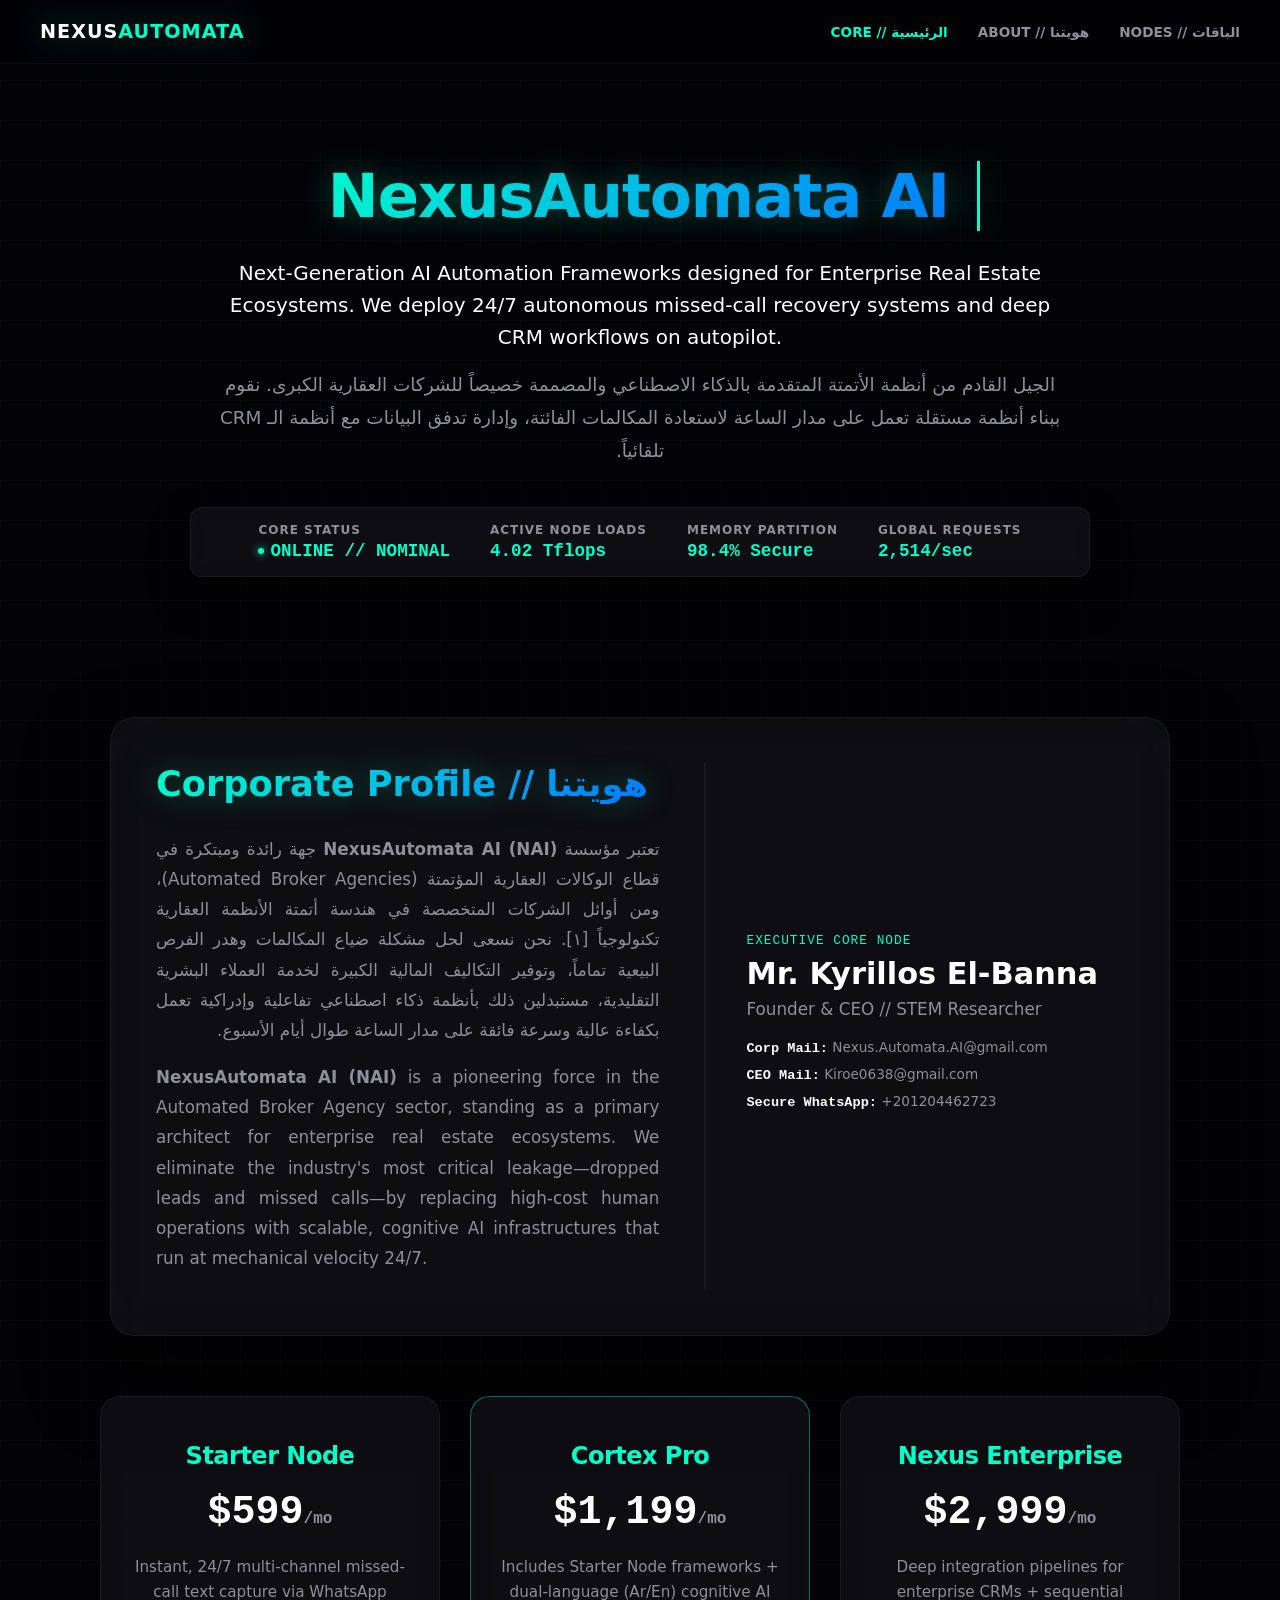
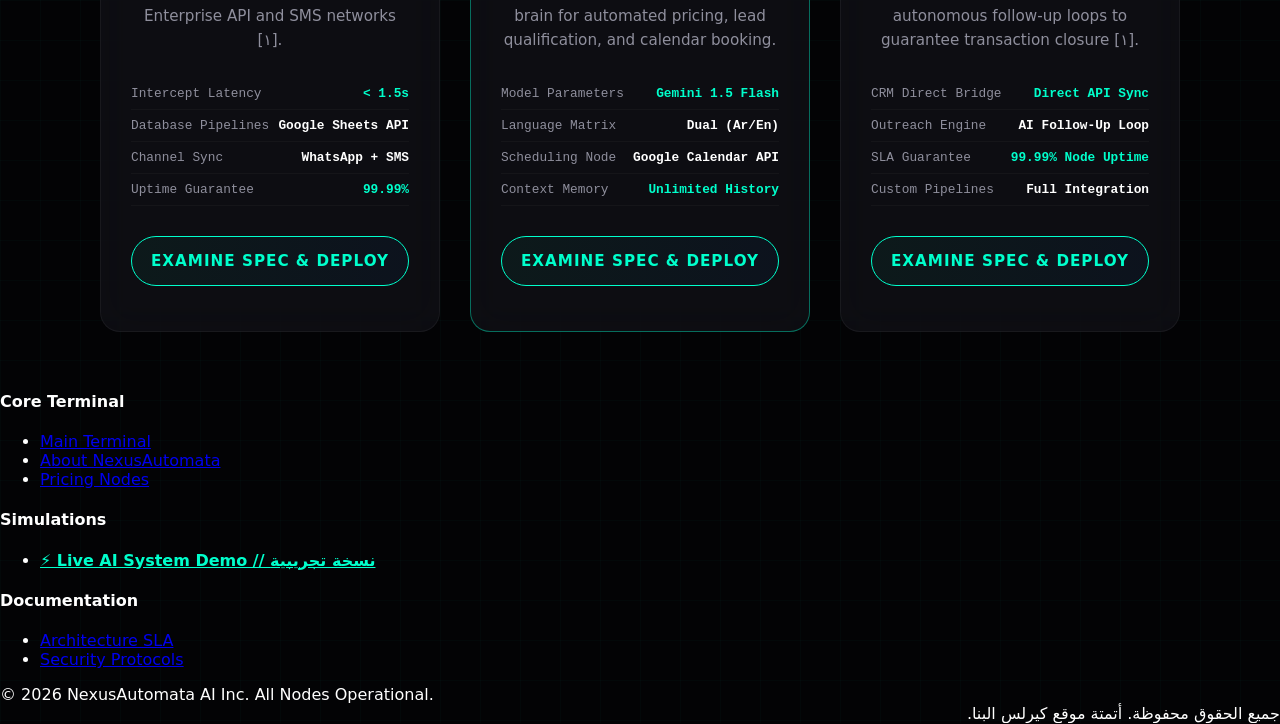
<file: index.html>
<!DOCTYPE html>
<html lang="en">
<head>
    <meta charset="UTF-8">
    <meta name="viewport" content="width=device-width, initial-scale=1.0">
    <title>NexusAutomata AI (NAI) | Enterprise Real Estate Automation</title>
    <style>
        /* SpaceX & Tesla Inspired Clean Glassmorphism Interface */
        :root {
            --bg-color: #030305;
            --glass-bg: rgba(20, 20, 28, 0.6);
            --glass-border: rgba(255, 255, 255, 0.05);
            --primary: #00ffcc;
            --text-main: #ffffff;
            --text-muted: #8f8f9d;
            --gradient: linear-gradient(135deg, #00ffcc 0%, #0077ff 100%);
            --grid-line: rgba(0, 255, 204, 0.02);
            --glow: drop-shadow(0 0 15px rgba(0, 255, 204, 0.3));
        }

        html, body {
            margin: 0; padding: 0; width: 100%; min-height: 100%;
            background-color: var(--bg-color); color: var(--text-main); 
            font-family: 'Segoe UI', system-ui, -apple-system, sans-serif; 
            background-size: 40px 40px;
            background-image: linear-gradient(var(--grid-line) 1px, transparent 1px), linear-gradient(90deg, var(--grid-line) 1px, transparent 1px);
        }

        /* Fixed Institutional Top Navigation Bar */
        nav {
            position: fixed; top: 0; left: 0; width: 100%; z-index: 1000;
            background: rgba(3, 3, 5, 0.8); backdrop-filter: blur(20px); -webkit-backdrop-filter: blur(20px);
            border-bottom: 1px solid var(--glass-border); padding: 20px 40px; box-sizing: border-box;
            display: flex; justify-content: space-between; align-items: center;
        }
        .nav-logo { font-size: 1.2rem; font-weight: 800; letter-spacing: 1px; color: #fff; text-decoration: none; filter: var(--glow); }
        .nav-logo span { color: var(--primary); }
        .nav-links { display: flex; gap: 30px; }
        .nav-links a { color: var(--text-muted); text-decoration: none; font-size: 0.85rem; font-weight: 600; transition: 0.3s; text-transform: uppercase; }
        .nav-links a:hover { color: var(--primary); text-shadow: 0 0 8px var(--primary); }

        header { padding: 160px 20px 40px 20px; box-sizing: border-box; text-align: center; }
        
        /* Fixed CSS Typewriter Animation */
        .typewriter-box { display: flex; justify-content: center; align-items: center; min-height: 4.5rem; }
        h1 { font-size: 3.8rem; font-weight: 900; background: var(--gradient); -webkit-background-clip: text; -webkit-text-fill-color: transparent; border-right: 3px solid var(--primary); white-space: nowrap; overflow: hidden; width: 16ch; animation: typing 2s steps(16) forwards, blink 0.75s step-end infinite; margin: 0; letter-spacing: -1px; filter: var(--glow); }
        
        .subtitle-container { max-width: 850px; margin: 25px auto 0 auto; display: flex; flex-direction: column; gap: 15px; text-align: center; }
        .subtitle-en { color: #fff; font-size: 1.25rem; font-weight: 500; line-height: 1.6; }
        .subtitle-ar { color: var(--text-muted); font-size: 1.15rem; font-weight: 400; line-height: 1.8; direction: rtl; }

        /* Real-Time Telemetry Interface Strip */
        .telemetry-hud {
            display: flex; justify-content: center; gap: 40px; background: var(--glass-bg); border: 1px solid var(--glass-border); padding: 15px 40px; border-radius: 12px; margin: 40px auto; max-width: 900px; box-sizing: border-box; direction: ltr; backdrop-filter: blur(12px); -webkit-backdrop-filter: blur(12px);
            box-shadow: 0 20px 40px rgba(0,0,0,0.4);
        }
        .hud-metric { text-align: left; }
        .hud-label { font-size: 0.75rem; color: var(--text-muted); font-weight: bold; text-transform: uppercase; letter-spacing: 1px; }
        .hud-value { font-size: 1.1rem; color: var(--primary); font-family: monospace; font-weight: bold; margin-top: 4px; display: flex; align-items: center; gap: 6px; }
        .pulse-dot { width: 6px; height: 6px; background-color: var(--primary); border-radius: 50%; display: inline-block; box-shadow: 0 0 8px var(--primary); }

        /* About Us Profile Box Section */
        .about-container { max-width: 1100px; margin: 60px auto; padding: 0 20px; box-sizing: border-box; }
        .about-box { background: var(--glass-bg); border: 1px solid var(--glass-border); backdrop-filter: blur(25px); -webkit-backdrop-filter: blur(25px); border-radius: 24px; padding: 45px; display: grid; grid-template-columns: 1.2fr 1fr; gap: 45px; box-shadow: 0 40px 80px rgba(0,0,0,0.5); }
        .about-text h2 { font-size: 2.2rem; font-weight: 900; background: var(--gradient); -webkit-background-clip: text; -webkit-text-fill-color: transparent; margin-top: 0; filter: var(--glow); }
        .about-text p { color: var(--text-muted); line-height: 1.8; font-size: 1.05rem; text-align: justify; }
        .ceo-card { border-left: 2px solid rgba(255,255,255,0.05); padding-left: 40px; display: flex; flex-direction: column; justify-content: center; }
        .ceo-badge { color: var(--primary); font-family: monospace; font-size: 0.8rem; text-transform: uppercase; margin-bottom: 8px; letter-spacing: 1px; }
        .ceo-name { font-size: 1.9rem; font-weight: 800; color: #fff; margin: 0 0 8px 0; }
        .ceo-title { color: var(--text-muted); font-size: 1.05rem; margin-bottom: 20px; }
        .contact-item { font-size: 0.85rem; margin-bottom: 10px; color: var(--text-muted); }
        .contact-item strong { color: #fff; font-family: monospace; }

        /* Professional Spaced Grid Matrix */
        .pricing-container { display: flex; justify-content: center; gap: 30px; flex-wrap: wrap; margin: 60px auto; width: 100%; max-width: 1200px; padding: 0 20px; box-sizing: border-box; }
        .card { background: var(--glass-bg); backdrop-filter: blur(20px); -webkit-backdrop-filter: blur(20px); border: 1px solid var(--glass-border); border-radius: 20px; padding: 45px 30px; width: 340px; text-align: left; display: flex; flex-direction: column; justify-content: space-between; box-sizing: border-box; transition: 0.4s cubic-bezier(0.165, 0.84, 0.44, 1); }
        .card:hover { border-color: var(--primary); transform: translateY(-10px); box-shadow: 0 25px 60px rgba(0, 255, 204, 0.15); }
        .card h3 { color: var(--primary); font-size: 1.5rem; margin: 0; text-align: center; font-weight: 800; letter-spacing: -0.5px; }
        .price { font-size: 2.5rem; font-weight: bold; margin: 20px 0; color: #fff; text-align: center; font-family: monospace; }
        .card p { color: var(--text-muted); font-size: 0.95rem; line-height: 1.6; margin-bottom: 25px; min-height: 70px; text-align: center; }

        .card-spec-table { width: 100%; margin-bottom: 30px; border-collapse: collapse; font-size: 0.8rem; font-family: monospace; }
        .card-spec-table tr { border-bottom: 1px solid rgba(255,255,255,0.03); }
        .card-spec-table td { padding: 8px 0; color: var(--text-muted); }
        .card-spec-table td.val { text-align: right; color: #fff; font-weight: bold; }
        .card-spec-table td.val.active { color: var(--primary); }

        /* Premium Navigation Hyperlink Buttons */
        .btn-action { background: linear-gradient(90deg, rgba(0,255,204,0.05), rgba(0,119,255,0.05)); border: 1px solid var(--primary); color: var(--primary); padding: 15px; border-radius: 30px; font-size: 0.95rem; font-weight: 700; cursor: pointer; width: 100%; text-align: center; text-decoration: none; display: block; box-sizing: border-box; transition: 0.3s; text-transform: uppercase; letter-spacing: 1px; }
        .card:hover .btn-action { background: var(--gradient); color: #000; box-shadow: 0 0 25px rgba(0, 255, 204, 0.4); border-color: transparent; }

        @keyframes typing { from { width: 0 } to { width: 16ch } }
        @keyframes blink { from, to { border-color: transparent } 50% { border-color: var(--primary); } }
        @media (max-width: 900px) { nav { padding: 20px; flex-direction: column; gap: 12px; } h1 { font-size: 2.6rem; } .telemetry-hud { display: none; } .about-box { grid-template-columns: 1fr; gap: 30px; padding: 25px; } .ceo-card { border-left: none; border-top: 1px solid rgba(255,255,255,0.05); padding-left: 0; padding-top: 25px; } }
    </style>
</head>
<body>

    <!-- Institutional Navigation Bar -->
    <nav>
        <a href="./index.html" class="nav-logo">NEXUS<span>AUTOMATA</span></a>
        <div class="nav-links">
            <a href="./index.html" style="color: var(--primary);">Core // الرئيسية</a>
            <a href="#about-section">About // هويتنا</a>
            <a href="#pricing-section">Nodes // الباقات</a>
        </div>
    </nav>

    <header>
        <div class="typewriter-box"><h1>NexusAutomata AI</h1></div>
        <div class="subtitle-container">
            <div class="subtitle-en">Next-Generation AI Automation Frameworks designed for Enterprise Real Estate Ecosystems. We deploy 24/7 autonomous missed-call recovery systems and deep CRM workflows on autopilot.</div>
            <div class="subtitle-ar">الجيل القادم من أنظمة الأتمتة المتقدمة بالذكاء الاصطناعي والمصممة خصيصاً للشركات العقارية الكبرى. نقوم ببناء أنظمة مستقلة تعمل على مدار الساعة لاستعادة المكالمات الفائتة، وإدارة تدفق البيانات مع أنظمة الـ CRM تلقائياً.</div>
        </div>
        
        <div class="telemetry-hud">
            <div class="hud-metric"><div class="hud-label">Core Status</div><div class="hud-value"><span class="pulse-dot"></span> ONLINE // NOMINAL</div></div>
            <div class="hud-metric"><div class="hud-label">Active Node Loads</div><div class="hud-value">4.02 Tflops</div></div>
            <div class="hud-metric"><div class="hud-label">Memory Partition</div><div class="hud-value">98.4% Secure</div></div>
            <div class="hud-metric"><div class="hud-label">Global Requests</div><div class="hud-value">2,514/sec</div></div>
        </div>
    </header>
    <!-- SLIDE 2: Corporate Profile (About Us Section) -->
    <main class="about-container" id="about-section">
        <div class="about-box">
            <div class="about-text">
                <h2>Corporate Profile // هويتنا</h2>
                <p style="direction: rtl; font-family: system-ui, sans-serif;">تعتبر مؤسسة <strong>NexusAutomata AI (NAI)</strong> جهة رائدة ومبتكرة في قطاع الوكالات العقارية المؤتمتة (Automated Broker Agencies)، ومن أوائل الشركات المتخصصة في هندسة أتمتة الأنظمة العقارية تكنولوجياً [١]. نحن نسعى لحل مشكلة ضياع المكالمات وهدر الفرص البيعية تماماً، وتوفير التكاليف المالية الكبيرة لخدمة العملاء البشرية التقليدية، مستبدلين ذلك بأنظمة ذكاء اصطناعي تفاعلية وإدراكية تعمل بكفاءة عالية وسرعة فائقة على مدار الساعة طوال أيام الأسبوع.</p>
                <p><strong>NexusAutomata AI (NAI)</strong> is a pioneering force in the Automated Broker Agency sector, standing as a primary architect for enterprise real estate ecosystems. We eliminate the industry's most critical leakage—dropped leads and missed calls—by replacing high-cost human operations with scalable, cognitive AI infrastructures that run at mechanical velocity 24/7.</p>
            </div>
            <div class="ceo-card">
                <div class="ceo-badge">Executive Core Node</div>
                <div class="ceo-name">Mr. Kyrillos El-Banna</div>
                <div class="ceo-title">Founder & CEO // STEM Researcher</div>
                <div class="contact-item"><strong>Corp Mail:</strong> Nexus.Automata.AI@gmail.com</div>
                <div class="contact-item"><strong>CEO Mail:</strong> Kiroe0638@gmail.com</div>
                <div class="contact-item"><strong>Secure WhatsApp:</strong> +201204462723</div>
            </div>
        </div>
    </main>

    <!-- SLIDE 3: Connected Pricing Hub Matrix -->
    <main class="pricing-container" id="pricing-section">
        <!-- Card 1: Starter Node -->
        <div class="card">
            <div>
                <h3>Starter Node</h3><div class="price">$599<span style="font-size:1rem;color:var(--text-muted)">/mo</span></div>
                <p>Instant, 24/7 multi-channel missed-call text capture via WhatsApp Enterprise API and SMS networks [١].</p>
                <table class="card-spec-table">
                    <tr><td>Intercept Latency</td><td class="val active">&lt; 1.5s</td></tr>
                    <tr><td>Database Pipelines</td><td class="val">Google Sheets API</td></tr>
                    <tr><td>Channel Sync</td><td class="val">WhatsApp + SMS</td></tr>
                    <tr><td>Uptime Guarantee</td><td class="val active">99.99%</td></tr>
                </table>
            </div>
            <a href="./register.html?node=starter" class="btn-action">Examine Spec & Deploy</a>
        </div>

        <!-- Card 2: Cortex Pro -->
        <div class="card" style="border-color: rgba(0,255,204,0.4);">
            <div>
                <h3>Cortex Pro</h3><div class="price">$1,199<span style="font-size:1rem;color:var(--text-muted)">/mo</span></div>
                <p>Includes Starter Node frameworks + dual-language (Ar/En) cognitive AI brain for automated pricing, lead qualification, and calendar booking.</p>
                <table class="card-spec-table">
                    <tr><td>Model Parameters</td><td class="val active">Gemini 1.5 Flash</td></tr>
                    <tr><td>Language Matrix</td><td class="val">Dual (Ar/En)</td></tr>
                    <tr><td>Scheduling Node</td><td class="val">Google Calendar API</td></tr>
                    <tr><td>Context Memory</td><td class="val active">Unlimited History</td></tr>
                </table>
            </div>
            <a href="./register.html?node=cortex" class="btn-action">Examine Spec & Deploy</a>
        </div>

        <!-- Card 3: Nexus Enterprise -->
        <div class="card">
            <div>
                <h3>Nexus Enterprise</h3><div class="price">$2,999<span style="font-size:1rem;color:var(--text-muted)">/mo</span></div>
                <p>Deep integration pipelines for enterprise CRMs + sequential autonomous follow-up loops to guarantee transaction closure [١].</p>
                <table class="card-spec-table">
                    <tr><td>CRM Direct Bridge</td><td class="val active">Direct API Sync</td></tr>
                    <tr><td>Outreach Engine</td><td class="val">AI Follow-Up Loop</td></tr>
                    <tr><td>SLA Guarantee</td><td class="val active">99.99% Node Uptime</td></tr>
                    <tr><td>Custom Pipelines</td><td class="val">Full Integration</td></tr>
                </table>
            </div>
            <a href="./register.html?node=enterprise" class="btn-action">Examine Spec & Deploy</a>
        </div>
    </main>

    <!-- Unified Institutional Footer Map -->
    <footer>
        <div class="footer-grid">
            <div class="footer-col">
                <h4>Core Terminal</h4>
                <ul>
                    <li><a href="./index.html">Main Terminal</a></li>
                    <li><a href="#about-section">About NexusAutomata</a></li>
                    <li><a href="#pricing-section">Pricing Nodes</a></li>
                </ul>
            </div>
            <div class="footer-col">
                <h4>Simulations</h4>
                <ul>
                    <li><a href="./demo.html" style="color: var(--primary); font-weight: bold;">⚡ Live AI System Demo // نسخة تجريبية</a></li>
                </ul>
            </div>
            <div class="footer-col">
                <h4>Documentation</h4>
                <ul>
                    <li><a href="#">Architecture SLA</a></li>
                    <li><a href="#">Security Protocols</a></li>
                </ul>
            </div>
        </div>
        <div class="footer-bottom">
            <div>&copy; 2026 NexusAutomata AI Inc. All Nodes Operational.</div>
            <div style="direction: rtl;">جميع الحقوق محفوظة. أتمتة موقع كيرلس البنا.</div>
        </div>
    </footer>
</body>
</html>
</file>
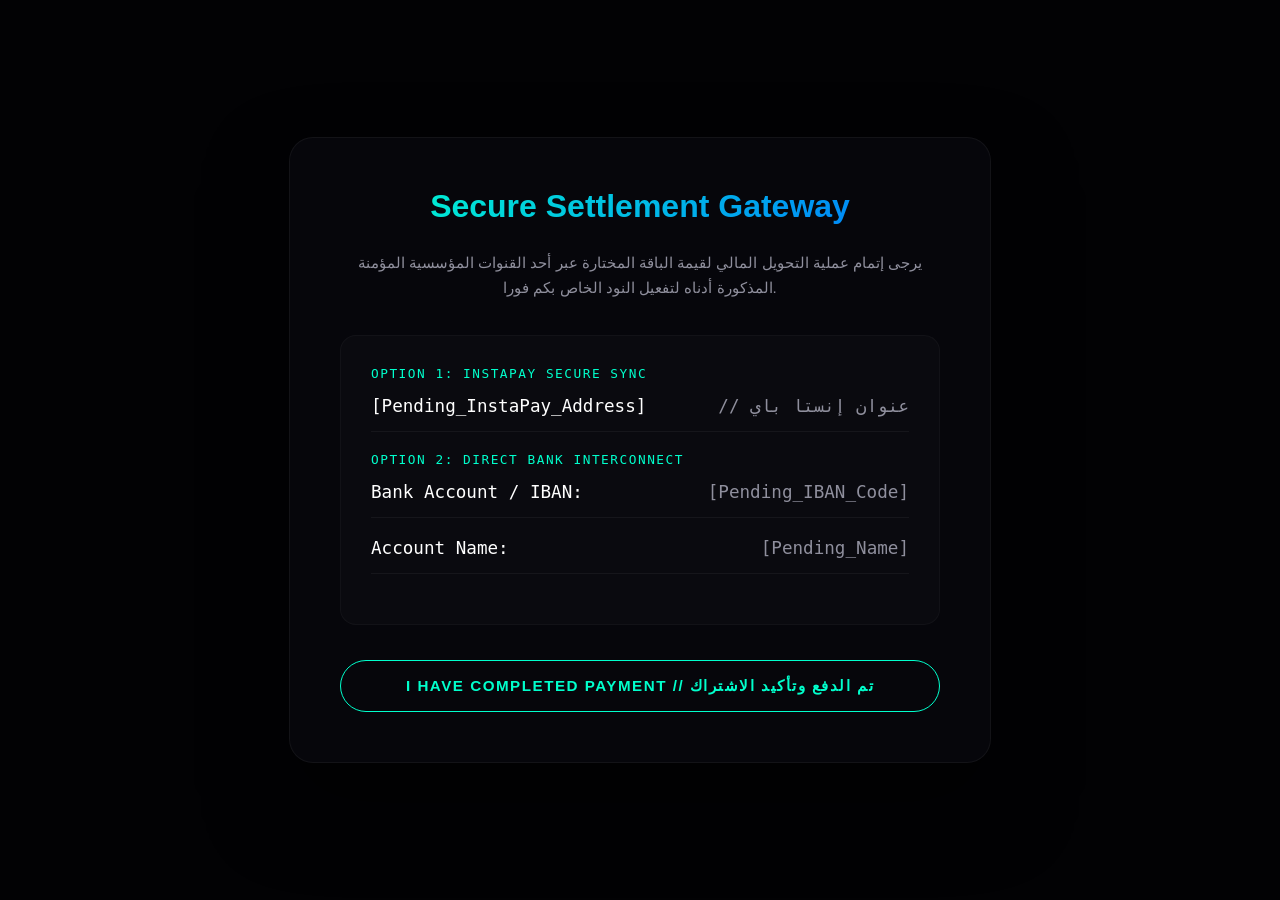
<file: checkout.html>
<!DOCTYPE html>
<html lang="ae">
<head>
    <meta charset="UTF-8">
    <meta name="viewport" content="width=device-width, initial-scale=1.0">
    <title>NAI | Secure Payment Gateway Interface</title>
    <style>
        :root {
            --bg-color: #020204;
            --glass-bg: rgba(10, 10, 18, 0.6);
            --glass-border: rgba(255, 255, 255, 0.05);
            --primary: #00ffcc;
            --gradient: linear-gradient(135deg, #00ffcc 0%, #0077ff 100%);
        }
        body { margin: 0; padding: 40px 20px; background-color: var(--bg-color); color: #fff; font-family: 'Segoe UI', sans-serif; display: flex; justify-content: center; align-items: center; min-height: 100vh; box-sizing: border-box; }
        .checkout-box { background: var(--glass-bg); border: 1px solid var(--glass-border); backdrop-filter: blur(20px); -webkit-backdrop-filter: blur(20px); border-radius: 24px; padding: 50px; max-width: 600px; width: 100%; text-align: center; box-shadow: 0 40px 80px rgba(0,0,0,0.5); }
        h2 { font-size: 2rem; font-weight: 900; background: var(--gradient); -webkit-background-clip: text; -webkit-text-fill-color: transparent; margin-top: 0; }
        p { color: #8f8f9d; font-size: 0.95rem; line-height: 1.6; margin-bottom: 35px; }
        .payment-methods { text-align: left; background: rgba(255,255,255,0.02); border: 1px solid rgba(255,255,255,0.03); padding: 30px; border-radius: 16px; margin-bottom: 35px; }
        .method-title { font-size: 0.8rem; color: var(--primary); font-family: monospace; text-transform: uppercase; letter-spacing: 1.5px; margin-bottom: 15px; }
        .method-detail { font-size: 1.1rem; font-family: monospace; color: #fff; margin-bottom: 20px; padding-bottom: 15px; border-bottom: 1px solid rgba(255,255,255,0.05); display: flex; justify-content: space-between; }
        .method-detail span { color: #8f8f9d; }
        .btn-paid { background: transparent; border: 1px solid var(--primary); color: var(--primary); width: 100%; padding: 16px; border-radius: 30px; font-size: 0.95rem; font-weight: 700; cursor: pointer; text-transform: uppercase; letter-spacing: 1.5px; transition: 0.3s; }
        .btn-paid:hover { background: var(--gradient); color: #000; border-color: transparent; box-shadow: 0 0 25px rgba(0, 255, 204, 0.4); }
    </style>
</head>
<body>

    <div class="checkout-box">
        <h2>Secure Settlement Gateway</h2>
        <p>يرجى إتمام عملية التحويل المالي لقيمة الباقة المختارة عبر أحد القنوات المؤسسية المؤمنة المذكورة أدناه لتفعيل النود الخاص بكم فورا.</p>
        
        <div class="payment-methods">
            <div class="method-title">Option 1: InstaPay Secure Sync</div>
            <div class="method-detail">[Pending_InstaPay_Address] <span>// عنوان إنستا باي</span></div>

            <div class="method-title">Option 2: Direct Bank Interconnect</div>
            <div class="method-detail">Bank Account / IBAN: <span>[Pending_IBAN_Code]</span></div>
            <div class="method-detail">Account Name: <span>[Pending_Name]</span></div>
        </div>

        <button onclick="window.location.href='success.html'" class="btn-paid">I Have Completed Payment // تم الدفع وتأكيد الاشتراك</button>
    </div>

</body>
</html>
</file>
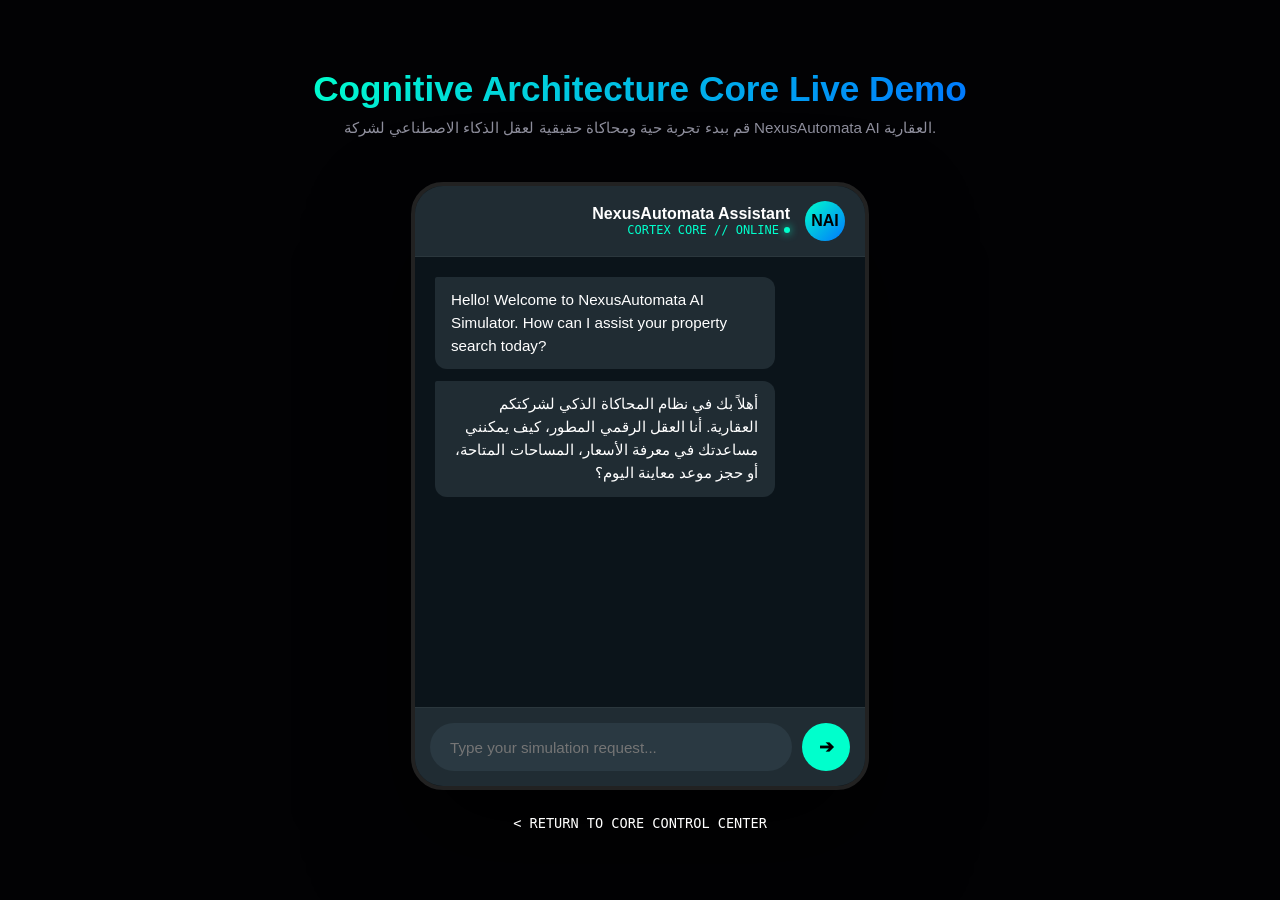
<file: demo.html>
<!DOCTYPE html>
<html lang="ae">
<head>
    <meta charset="UTF-8">
    <meta name="viewport" content="width=device-width, initial-scale=1.0">
    <title>NAI | Cognitive Real Estate AI Live Demo</title>
    <style>
        :root { --bg-color: #020204; --glass-bg: rgba(10, 10, 18, 0.6); --glass-border: rgba(255, 255, 255, 0.05); --primary: #00ffcc; --wa-bg: #0b141a; --wa-incoming: #202c33; --wa-outgoing: #005c4b; --gradient: linear-gradient(135deg, #00ffcc 0%, #0077ff 100%); }
        body { margin: 0; padding: 40px 20px; background-color: var(--bg-color); color: #fff; font-family: 'Segoe UI', sans-serif; display: flex; flex-direction: column; justify-content: center; align-items: center; min-height: 100vh; box-sizing: border-box; }
        .demo-header { text-align: center; max-width: 700px; margin-bottom: 30px; }
        .demo-header h2 { font-size: 2.2rem; font-weight: 900; background: var(--gradient); -webkit-background-clip: text; -webkit-text-fill-color: transparent; margin: 0; }
        .demo-header p { color: #8f8f9d; font-size: 0.95rem; margin-top: 10px; }
        .phone-frame { width: 100%; max-width: 450px; height: 600px; background: var(--wa-bg); border: 4px solid #222; border-radius: 32px; box-shadow: 0 50px 100px rgba(0,0,0,0.8); display: flex; flex-direction: column; overflow: hidden; }
        .chat-topbar { background: #202c33; padding: 15px 20px; display: flex; align-items: center; gap: 15px; border-bottom: 1px solid rgba(255,255,255,0.05); direction: rtl; }
        .avatar { width: 40px; height: 40px; background: var(--gradient); border-radius: 50%; display: flex; align-items: center; justify-content: center; font-weight: bold; color: #000; }
        .bot-status-info { text-align: right; }
        .bot-name { font-size: 1rem; font-weight: 700; color: #fff; }
        .bot-status { font-size: 0.75rem; color: var(--primary); font-family: monospace; display: flex; align-items: center; gap: 5px; }
        .pulse { width: 6px; height: 6px; background: var(--primary); border-radius: 50%; box-shadow: 0 0 8px var(--primary); }
        .chat-body { flex: 1; padding: 20px; overflow-y: auto; display: flex; flex-direction: column; gap: 12px; box-sizing: border-box; }
        .msg { max-width: 75%; padding: 12px 16px; border-radius: 12px; font-size: 0.95rem; line-height: 1.5; }
        .incoming { background: var(--wa-incoming); color: #fff; align-self: flex-start; border-top-left-radius: 2px; text-align: left; }
        .outgoing { background: var(--wa-outgoing); color: #fff; align-self: flex-end; border-top-right-radius: 2px; text-align: right; direction: rtl; }
        .msg-time { display: block; font-size: 0.7rem; color: #8f8f9d; margin-top: 5px; text-align: right; }
        .typing-indicator { display: none; background: var(--wa-incoming); align-self: flex-start; border-radius: 12px; padding: 12px 20px; font-size: 0.85rem; color: var(--primary); font-family: monospace; margin: 10px; }
        .chat-input-area { background: #202c33; padding: 15px; display: flex; gap: 10px; border-top: 1px solid rgba(255,255,255,0.05); }
        .chat-input { flex: 1; background: #2a3942; border: none; padding: 14px 20px; border-radius: 25px; color: #fff; font-size: 0.95rem; }
        .chat-input:focus { outline: none; }
        .btn-send { background: var(--primary); border: none; width: 48px; height: 48px; border-radius: 50%; cursor: pointer; font-size: 1.1rem; font-weight: bold; }
        .back-nav { margin-top: 25px; color: var(--text-muted); text-decoration: none; font-size: 0.85rem; font-family: monospace; text-transform: uppercase; }
        .back-nav:hover { color: var(--primary); }
    </style>
</head>
<body>
    <div class="demo-header">
        <h2>Cognitive Architecture Core Live Demo</h2>
        <p>قم ببدء تجربة حية ومحاكاة حقيقية لعقل الذكاء الاصطناعي لشركة NexusAutomata AI العقارية.</p>
    </div>
    <div class="phone-frame">
        <div class="chat-topbar">
            <div class="avatar">NAI</div>
            <div class="bot-status-info">
                <div class="bot-name">NexusAutomata Assistant</div>
                <div class="bot-status"><span class="pulse"></span> CORTEX CORE // ONLINE</div>
            </div>
        </div>
        <div class="chat-body" id="chat-container">
            <div class="msg incoming">Hello! Welcome to NexusAutomata AI Simulator. How can I assist your property search today?</div>
            <div class="msg incoming" style="direction: rtl; text-align: right;">أهلاً بك في نظام المحاكاة الذكي لشركتكم العقارية. أنا العقل الرقمي المطور، كيف يمكنني مساعدتك في معرفة الأسعار، المساحات المتاحة، أو حجز موعد معاينة اليوم؟</div>
        </div>
        <div class="typing-indicator" id="typing-box">CORTEX IS THINKING...</div>
        <div class="chat-input-area">
            <input type="text" id="user-msg-input" class="chat-input" placeholder="Type your simulation request..." onkeypress="handleKey(event)">
            <button onclick="sendSimulatedMsg()" class="btn-send">➔</button>
        </div>
    </div>
    <a href="./index.html" class="back-nav">&lt; Return to Core Control Center</a>
    <script>
        function handleKey(e) { if(e.key === 'Enter') sendSimulatedMsg(); }
        function sendSimulatedMsg() {
            const input = document.getElementById("user-msg-input");
            const text = input.value.trim();
            if(!text) return;
            appendMessage(text, 'outgoing');
            input.value = "";
            const typingBox = document.getElementById("typing-box");
            typingBox.style.display = "block";
            setTimeout(() => {
                typingBox.style.display = "none";
                appendMessage(getDynamicAIResponse(text), 'incoming');
            }, 1200);
        }
        function appendMessage(text, side) {
            const container = document.getElementById("chat-container");
            const msgDiv = document.createElement("div");
            msgDiv.className = `msg ${side}`;
            msgDiv.style.direction = text.match(/[\u0600-\u06FF]/) ? "rtl" : "ltr";
            msgDiv.style.textAlign = text.match(/[\u0600-\u06FF]/) ? "right" : "left";
            msgDiv.innerHTML = `${text}<span class="msg-time">Just Now</span>`;
            container.appendChild(msgDiv);
            container.scrollTop = container.scrollHeight;
        }
        function getDynamicAIResponse(userText) {
            const t = userText.toLowerCase();
            const pricingIntro = ["تمام، بخصوص الأسعار المتاحة حالياً في المشروع: ", "يسعدني جداً توضيح خطة الأسعار لك؛ حالياً الأسعار كالتالي: ", "أهلاً بك، بخصوص الجانب المالي وأنظمة السداد، تفاصيلنا هي: "];
            const pricingDetails = "بدأ خطة الأسعار الحالية للوحدات السكنية الفاخرة من 4.5 مليون جنيه مصري، مع إمكانية دفع مقدم 10% فقط وتقسيط الباقي على مدار 7 سنوات بأقساط متساوية تماماً وبدون أي فوائد بنكية.";
            const pricingOutro = [" هل تحب أن نرسل لك كراسة الشروط الرسمية (البروشور) عبر الواتساب فوراً لمراجعة المخططات؟", " هل تفضل أن يقوم أحد مستشارينا العقاريين بالتواصل معك لشرح أنظمة السداد بالتفصيل؟", " ما هو النطاق السعري المناسب لميزانيتكم لكي أرشح لك الوحدة الأفضل؟"];
            const spaceIntro = ["بخصوص المساحات والهندسة المعمارية في المشروع، قمنا بتنويع الخيارات بشكل كبير: ", "سؤال ممتاز! المساحات مصممة بذكاء واستغلال كامل للمساحات الداخلي، وهي كالتالي: ", "لدينا مساحات ممتازة تناسب كافة الرغبات العائلية؛ "];
            const spaceDetails = "تبدأ مساحات الشقق السكنية الأرضي والمتكرر من 120 متر مربع، وحصرياً قمنا بإطلاق مرحلة الفيلات مستقلة والتاون هاوس بمساحات فاخرة تبدأ من 250 متر مربع وحتى 450 متر مربع بكامل الخدمات.";
            const spaceOutro = [" ما هي المساحة التقريبية التي تراها مناسبة لمتطلبات عائلتك؟", " هل تفضل الشقق السكنية المستقلة أم تبحث عن خصوصية الفيلات والتاون هاوس؟", " يمكنني إرسال المخطط الهندسي الداخلي (Floor Plans) لأي مساحة تختارها الآن."];
            const bookingIntro = ["أهلاً بك، يسعدنا ويشرفنا ترتيب موعد لمعاينة أرض المشروع حياً! ", "بكل تأكيد، المعاينة على أرض الواقع ستوضح لك دقة وجودة التنفيذ؛ ", "خطوة ممتازة! نظام الجدولة الذكي لدينا مفتوح ومربوط بتقويم الشركة حالياً للترتيب: "];
            const bookingOutro = [" ما هو اليوم الأنسب لك للزيارة هذا الأسبوع (الخميس أم الجمعة) لكي أؤكد حجز تذكرتك تلقائياً؟", " هل تفضل الفترة الصباحية أم المسائية للمعاينة؟ وسأقوم بجدولتها في تقويم سماسرتنا فوراً.", " يرجى كتابة اليوم المفضل لك، وسأرسل لك لوكيشن الموقع وتفاصيل تصريح الدخول عبر رسالة فورية."];
            if(t.includes("سعر") || t.includes("الاسعار") || t.includes("price") || t.includes("بكم") || t.includes("كم")) { return pricingIntro[Math.floor(Math.random() * pricingIntro.length)] + pricingDetails + pricingOutro[Math.floor(Math.random() * pricingOutro.length)]; }
            if(t.includes("مساحة") || t.includes("مساحات") || t.includes("space") || t.includes("area") || t.includes("كام متر")) { return spaceIntro[Math.floor(Math.random() * spaceIntro.length)] + spaceDetails + spaceOutro[Math.floor(Math.random() * spaceOutro.length)]; }
            if(t.includes("حجز") || t.includes("معاينة") || t.includes("book") || t.includes("visit") || t.includes("موعد") || t.includes("اشوف")) { return bookingIntro[Math.floor(Math.random() * bookingIntro.length)] + bookingOutro[Math.floor(Math.random() * bookingOutro.length)]; }
            const fallbacks = ["تم استلام استفسارك بدقة عبر عقل الذكاء الاصطناعي. بصفتي المساعد الإدراكي، يمكنني الرد بمرونة تامة وبابتكار. جرب سؤالي الآن عن 'أسعار الوحدات' أو 'المساحات المتاحة' أو اكتب 'أريد حجز موعد معاينة' لترى كيف سأقوم بجدولتها لك فوراً.", "أهلاً بك، أنا أتعلم وأفهم السياق بشكل تفاعلي حقيقي لتوفير وقت شركتكم العقارية. يمكنك نقاشي بجدية عن تفاصيل الأسعار، أنظمة السداد، مساحات الفيلات، أو ترتيب موعد للزيارة اليوم. بمَ ترغب أن نبدأ؟", "مرحباً بك في النواة الإدراكية لـ NexusAutomata العقارية. أنا مصمم لأتعامل معك كخبير بشري حقيقي. يرجى سؤالي مباشرة عن 'أسعار وحدات المشروع' أو 'طلب حجز معاينة حية' لتجربة تدفق البيانات والجدولة التلقائية."];
return fallbacks[Math.floor(Math.random() * fallbacks.length)];}
</file>
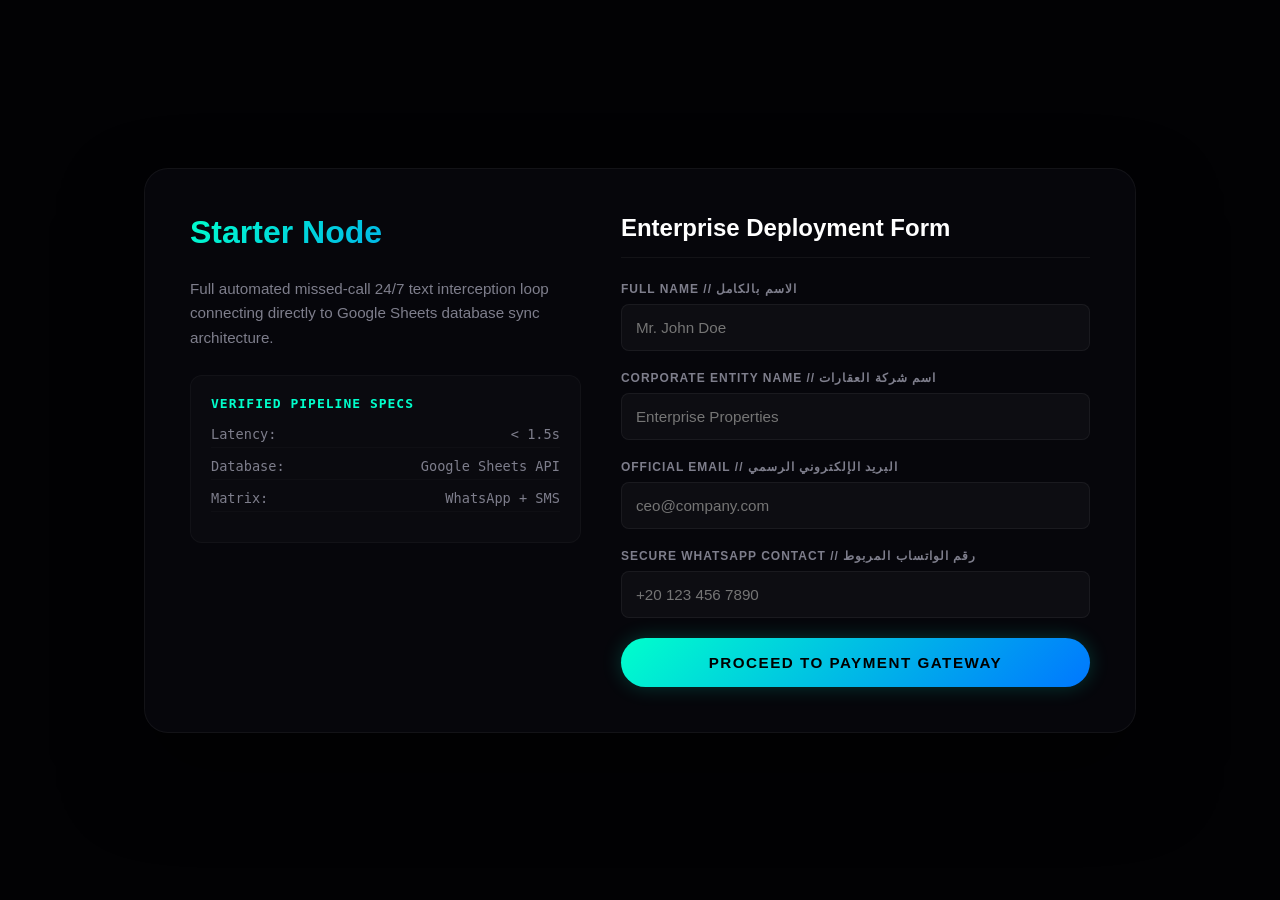
<file: register.html>
<!DOCTYPE html>
<html lang="ae">
<head>
    <meta charset="UTF-8">
    <meta name="viewport" content="width=device-width, initial-scale=1.0">
    <title>NAI | Node Initialization & Data Provision</title>
    <style>
        :root {
            --bg-color: #020204;
            --glass-bg: rgba(10, 10, 18, 0.6);
            --glass-border: rgba(255, 255, 255, 0.05);
            --primary: #00ffcc;
            --text-main: #ffffff;
            --text-muted: #7e7e8c;
            --gradient: linear-gradient(135deg, #00ffcc 0%, #0077ff 100%);
        }
        body { margin: 0; padding: 60px 20px; background-color: var(--bg-color); color: #fff; font-family: 'Segoe UI', sans-serif; display: flex; justify-content: center; align-items: center; min-height: 100vh; box-sizing: border-box; }
        .register-container { background: var(--glass-bg); border: 1px solid var(--glass-border); backdrop-filter: blur(20px); -webkit-backdrop-filter: blur(20px); border-radius: 24px; padding: 45px; max-width: 900px; width: 100%; display: grid; grid-template-columns: 1fr 1.2fr; gap: 40px; box-shadow: 0 40px 80px rgba(0,0,0,0.5); }
        .node-info h2 { font-size: 2rem; font-weight: 900; background: var(--gradient); -webkit-background-clip: text; -webkit-text-fill-color: transparent; margin-top: 0; }
        .node-info p { color: var(--text-muted); line-height: 1.6; font-size: 0.95rem; }
        .spec-box { background: rgba(255,255,255,0.02); border: 1px solid rgba(255,255,255,0.03); padding: 20px; border-radius: 12px; margin-top: 25px; }
        .spec-box h4 { margin: 0 0 15px 0; color: var(--primary); font-family: monospace; text-transform: uppercase; letter-spacing: 1px; }
        .spec-box ul { list-style: none; padding: 0; margin: 0; font-size: 0.85rem; color: var(--text-muted); font-family: monospace; }
        .spec-box ul li { margin-bottom: 10px; display: flex; justify-content: space-between; border-bottom: 1px solid rgba(255,255,255,0.02); padding-bottom: 5px; }
        .form-box h3 { margin-top: 0; font-size: 1.5rem; font-weight: 800; border-bottom: 1px solid rgba(255,255,255,0.05); padding-bottom: 15px; }
        .input-group { margin-bottom: 20px; }
        .input-group label { display: block; font-size: 0.75rem; color: var(--text-muted); font-weight: 700; text-transform: uppercase; letter-spacing: 1px; margin-bottom: 8px; }
        .input-group input { width: 100%; background: rgba(255,255,255,0.03); border: 1px solid var(--glass-border); padding: 14px; border-radius: 8px; color: #fff; font-size: 0.95rem; box-sizing: border-box; transition: 0.3s; }
        .input-group input:focus { border-color: var(--primary); outline: none; background: rgba(0,255,204,0.02); }
        .btn-submit { background: var(--gradient); border: none; color: #000; width: 100%; padding: 16px; border-radius: 30px; font-size: 0.95rem; font-weight: 700; cursor: pointer; text-transform: uppercase; letter-spacing: 1.5px; transition: 0.3s; box-shadow: 0 0 20px rgba(0, 255, 204, 0.2); }
        .btn-submit:hover { transform: translateY(-2px); box-shadow: 0 0 30px rgba(0, 255, 204, 0.4); }
        @media (max-width: 768px) { .register-container { grid-template-columns: 1fr; padding: 25px; } }
    </style>
</head>
<body>

    <div class="register-container">
        <!-- Dynimc Spec Side -->
        <div class="node-info">
            <h2 id="node-title">Initializing...</h2>
            <p id="node-desc">Verifying selected architectural layer parameters.</p>
            <div class="spec-box">
                <h4>Verified Pipeline Specs</h4>
                <ul id="node-specs">
                    <!-- Loaded via JS -->
                </ul>
            </div>
        </div>

        <!-- Form Side -->
        <div class="form-box">
            <h3>Enterprise Deployment Form</h3>
            <form action="checkout.html" method="GET">
                <div class="input-group">
                    <label>Full Name // الاسم بالكامل</label>
                    <input type="text" required placeholder="Mr. John Doe">
                </div>
                <div class="input-group">
                    <label>Corporate Entity Name // اسم شركة العقارات</label>
                    <input type="text" required placeholder="Enterprise Properties">
                </div>
                <div class="input-group">
                    <label>Official Email // البريد الإلكتروني الرسمي</label>
                    <input type="email" required placeholder="ceo@company.com">
                </div>
                <div class="input-group">
                    <label>Secure WhatsApp Contact // رقم الواتساب المربوط</label>
                    <input type="tel" required placeholder="+20 123 456 7890">
                </div>
                <button type="submit" class="btn-submit">Proceed to Payment Gateway</button>
            </form>
        </div>
    </div>

    <script>
        const urlParams = new URLSearchParams(window.location.search);
        const nodeType = urlParams.get('node') || 'starter';

        const nodeData = {
            starter: {
                title: "Starter Node",
                desc: "Full automated missed-call 24/7 text interception loop connecting directly to Google Sheets database sync architecture.",
                specs: "<li>Latency: <span>&lt; 1.5s</span></li><li>Database: <span>Google Sheets API</span></li><li>Matrix: <span>WhatsApp + SMS</span></li>"
            },
            cortex: {
                title: "Cortex Pro",
                desc: "Advanced multi-language cognitive AI layer for real-time customer qualification, price quoting, and autonomous scheduling sync.",
                specs: "<li>Engine: <span>Gemini 1.5 Flash</span></li><li>Language: <span>Dual Arabic/English</span></li><li>Scheduling: <span>Google Calendar Sync</span></li>"
            },
            enterprise: {
                title: "Nexus Enterprise",
                desc: "Deep core enterprise legacy CRM integration pipelines with continuous sequential parallel autonomous outreach matrices.",
                specs: "<li>CRM Sync: <span>Direct API Interconnect</span></li><li>Outreach: <span>Autonomous Follow-Up Loops</span></li><li>SLA Guarantee: <span>99.99% Node Uptime</span></li>"
            }
        };

        document.getElementById("node-title").innerText = nodeData[nodeType].title;
        document.getElementById("node-desc").innerText = nodeData[nodeType].desc;
        document.getElementById("node-specs").innerHTML = nodeData[nodeType].specs;
    </script>
</body>
</html>
</file>
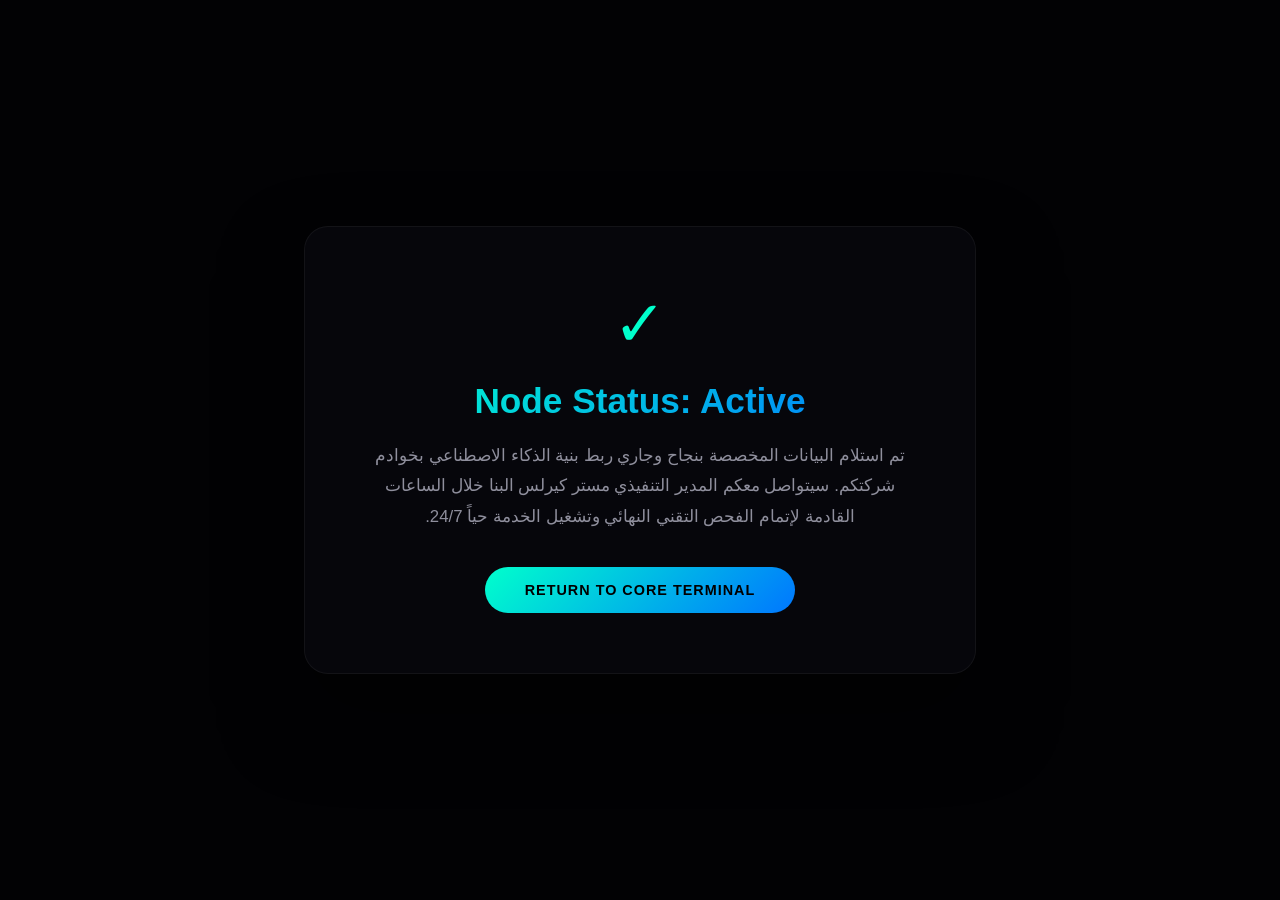
<file: success.html>
<!DOCTYPE html>
<html lang="ae">
<head>
    <meta charset="UTF-8">
    <meta name="viewport" content="width=device-width, initial-scale=1.0">
    <title>NAI | Node Deployment Success</title>
    <style>
        :root {
            --bg-color: #020204;
            --glass-bg: rgba(10, 10, 18, 0.6);
            --primary: #00ffcc;
            --gradient: linear-gradient(135deg, #00ffcc 0%, #0077ff 100%);
        }
        body { margin: 0; padding: 20px; background-color: var(--bg-color); color: #fff; font-family: 'Segoe UI', sans-serif; display: flex; justify-content: center; align-items: center; height: 100vh; text-align: center; box-sizing: border-box; }
        .success-box { background: var(--glass-bg); border: 1px solid rgba(255,255,255,0.05); backdrop-filter: blur(20px); -webkit-backdrop-filter: blur(20px); border-radius: 24px; padding: 60px; max-width: 550px; width: 100%; box-shadow: 0 40px 80px rgba(0,0,0,0.5); }
        .success-icon { font-size: 4rem; color: var(--primary); margin-bottom: 20px; animation: pulse 2s infinite; }
        h2 { font-size: 2.2rem; font-weight: 900; background: var(--gradient); -webkit-background-clip: text; -webkit-text-fill-color: transparent; margin: 0 0 20px 0; }
        p { color: #8f8f9d; line-height: 1.8; font-size: 1.05rem; margin-bottom: 35px; }
        .btn-home { background: var(--gradient); border: none; color: #000; padding: 15px 40px; border-radius: 30px; font-size: 0.9rem; font-weight: 700; text-decoration: none; display: inline-block; text-transform: uppercase; letter-spacing: 1px; transition: 0.3s; }
        .btn-home:hover { transform: translateY(-2px); box-shadow: 0 0 25px rgba(0, 255, 204, 0.4); }
        @keyframes pulse { 0%, 100% { transform: scale(1); opacity: 1; } 50% { transform: scale(1.08); opacity: 0.8; } }
    </style>
</head>
<body>

    <div class="success-box">
        <div class="success-icon">✓</div>
        <h2>Node Status: Active</h2>
        <p style="direction: rtl;">تم استلام البيانات المخصصة بنجاح وجاري ربط بنية الذكاء الاصطناعي بخوادم شركتكم. سيتواصل معكم المدير التنفيذي مستر كيرلس البنا خلال الساعات القادمة لإتمام الفحص التقني النهائي وتشغيل الخدمة حياً 24/7.</p>
        <a href="index.html" class="btn-home">Return to Core Terminal</a>
    </div>

</body>
</html>
</file>
